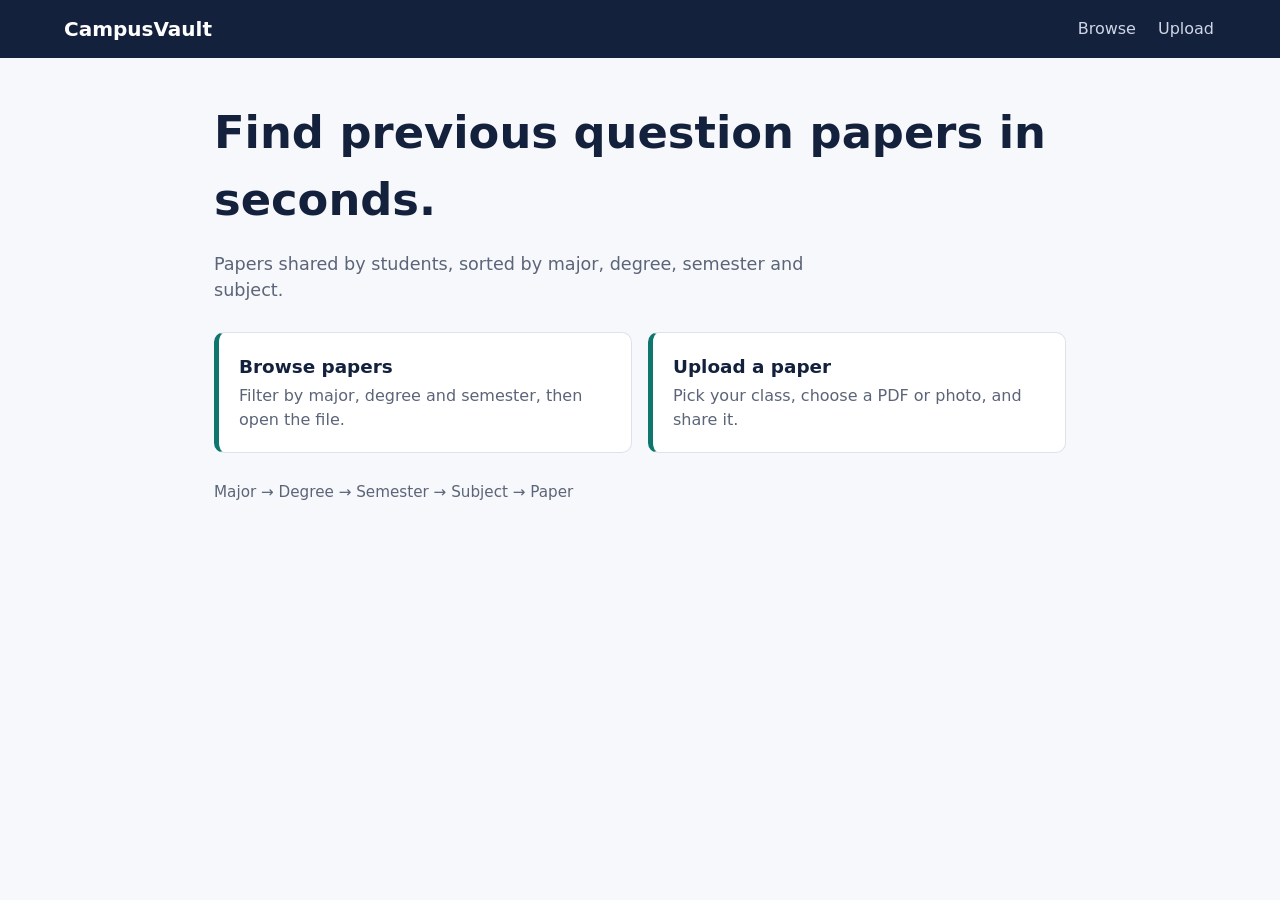
<file: index.html>
<!DOCTYPE html>
<html lang="en">
<head>
<meta charset="utf-8">
<meta name="viewport" content="width=device-width,initial-scale=1">
<title>College Resource Hub — CampusVault</title>
<link rel="stylesheet" href="style.css">
</head>
<body data-page="home">
<header class="bar">
  <a class="logo" href="index.html">CampusVault</a>
  <nav><a href="browse.html" >Browse</a><a href="upload.html" >Upload</a></nav>
</header>
<main>
<h1>Find previous question papers in seconds.</h1>
<p class="lead">Papers shared by students, sorted by major, degree, semester and subject.</p>
<div class="tiles">
  <a class="tile" href="browse.html"><strong>Browse papers</strong><span>Filter by major, degree and semester, then open the file.</span></a>
  <a class="tile" href="upload.html"><strong>Upload a paper</strong><span>Pick your class, choose a PDF or photo, and share it.</span></a>
</div>
<p class="flow">Major → Degree → Semester → Subject → Paper</p>
</main>
<script src="app.js"></script>
</body>
</html>
</file>
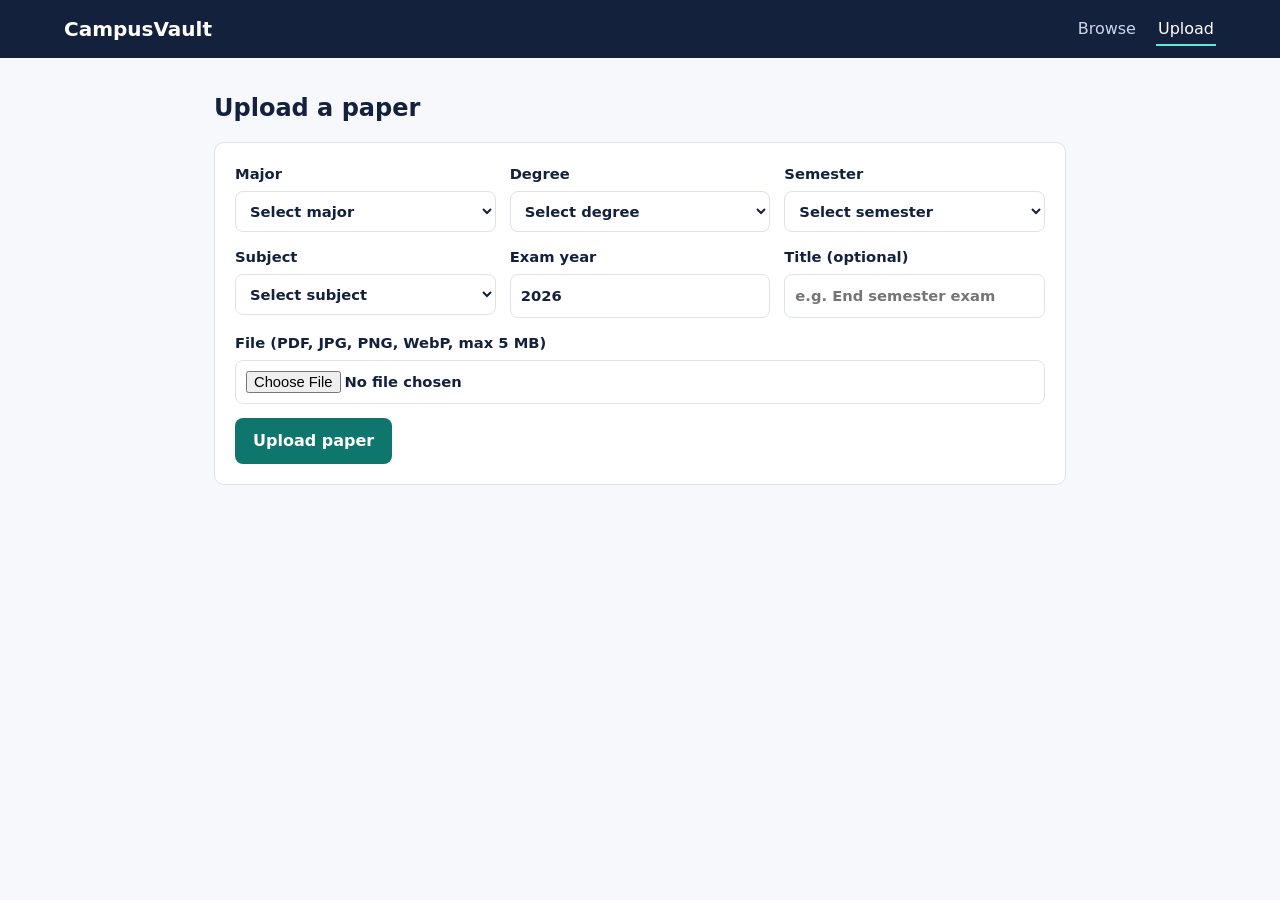
<file: upload.html>
<!DOCTYPE html>
<html lang="en">
<head>
<meta charset="utf-8">
<meta name="viewport" content="width=device-width,initial-scale=1">
<title>Upload a paper — CampusVault</title>
<link rel="stylesheet" href="style.css">
</head>
<body data-page="upload">
<header class="bar">
  <a class="logo" href="index.html">CampusVault</a>
  <nav><a href="browse.html" >Browse</a><a href="upload.html" class="active">Upload</a></nav>
</header>
<main>
<h2>Upload a paper</h2>
<form id="uploadForm" novalidate>
  <label>Major <select id="major" required></select></label>
  <label>Degree <select id="degree" required></select></label>
  <label>Semester <select id="semester" required></select></label>
  <label>Subject <select id="subject" required></select></label>
  <label>Exam year <input type="number" id="year" required></label>
  <label>Title (optional) <input type="text" id="title" maxlength="80" placeholder="e.g. End semester exam"></label>
  <label class="full">File (PDF, JPG, PNG, WebP, max 5 MB)
    <input type="file" id="file" accept="application/pdf,image/jpeg,image/png,image/webp" required></label>
  <div class="msg" id="msg" role="status"></div>
  <div class="full"><button type="submit" id="submitBtn">Upload paper</button></div>
</form>
</main>
<script src="app.js"></script>
</body>
</html>
</file>
<file: style.css>
:root{--ink:#14213d;--paper:#f7f8fb;--card:#fff;--line:#dde2ec;--accent:#0f766e;--accent-d:#0b5a54;--muted:#5b6478;--err:#b42318;--ok:#157347}
*{box-sizing:border-box}
html{font-family:system-ui,-apple-system,"Segoe UI",Roboto,sans-serif;color:var(--ink);background:var(--paper)}
body{margin:0;min-height:100vh;line-height:1.5}
a{color:inherit}
.bar{display:flex;align-items:center;justify-content:space-between;padding:14px 5vw;background:var(--ink);color:#fff}
.bar .logo{font-weight:700;font-size:1.25rem;text-decoration:none}
.bar nav a{margin-left:18px;text-decoration:none;color:#cfd6e6;padding:6px 2px;border-bottom:2px solid transparent}
.bar nav a:hover,.bar nav a.active{color:#fff;border-color:#5eead4}
main{max-width:980px;margin:0 auto;padding:32px 5vw 60px}
h1{font-size:clamp(1.8rem,5vw,2.8rem);margin:.2em 0}
h2{margin:0 0 16px}
.lead{color:var(--muted);font-size:1.1rem;max-width:56ch}
.tiles{display:grid;grid-template-columns:repeat(auto-fit,minmax(260px,1fr));gap:16px;margin:28px 0}
.tile{display:block;background:var(--card);border:1px solid var(--line);border-left:5px solid var(--accent);border-radius:10px;padding:20px;text-decoration:none}
.tile:hover{border-left-color:var(--accent-d);box-shadow:0 2px 10px rgba(20,33,61,.08)}
.tile strong{display:block;font-size:1.15rem;margin-bottom:4px}
.tile span{color:var(--muted)}
.flow{color:var(--muted);font-size:.95rem}
form,.filters{background:var(--card);border:1px solid var(--line);border-radius:10px;padding:20px;display:grid;gap:14px;grid-template-columns:repeat(auto-fit,minmax(200px,1fr))}
label{display:flex;flex-direction:column;gap:6px;font-weight:600;font-size:.92rem}
select,input[type=text],input[type=number],input[type=search],input[type=file]{font:inherit;padding:10px;border:1px solid var(--line);border-radius:8px;background:#fff;color:var(--ink);width:100%}
select:focus,input:focus,button:focus-visible{outline:3px solid #99f6e4;border-color:var(--accent)}
button,.btn{font:inherit;font-weight:600;background:var(--accent);color:#fff;border:0;border-radius:8px;padding:11px 18px;cursor:pointer;text-decoration:none;display:inline-block}
button:hover,.btn:hover{background:var(--accent-d)}
button:disabled{opacity:.6;cursor:wait}
.btn.alt{background:#fff;color:var(--accent);border:1px solid var(--accent)}
.btn.danger{background:#fff;color:var(--err);border:1px solid var(--err)}
form .full{grid-column:1/-1}
.msg{grid-column:1/-1;padding:10px 12px;border-radius:8px;display:none}
.msg.show{display:block}
.msg.err{background:#fdecea;color:var(--err)}
.msg.ok{background:#e6f4ec;color:var(--ok)}
.count{margin:22px 0 10px;color:var(--muted)}
.list{display:grid;gap:12px}
.paper{background:var(--card);border:1px solid var(--line);border-radius:10px;padding:16px;display:flex;flex-wrap:wrap;gap:12px;justify-content:space-between;align-items:center}
.paper h3{margin:0 0 4px;font-size:1.05rem}
.paper small{color:var(--muted)}
.actions{display:flex;gap:8px;flex-wrap:wrap}
.empty{background:var(--card);border:1px dashed var(--line);border-radius:10px;padding:30px;text-align:center;color:var(--muted)}
.empty a{color:var(--accent);font-weight:600}
</file>
